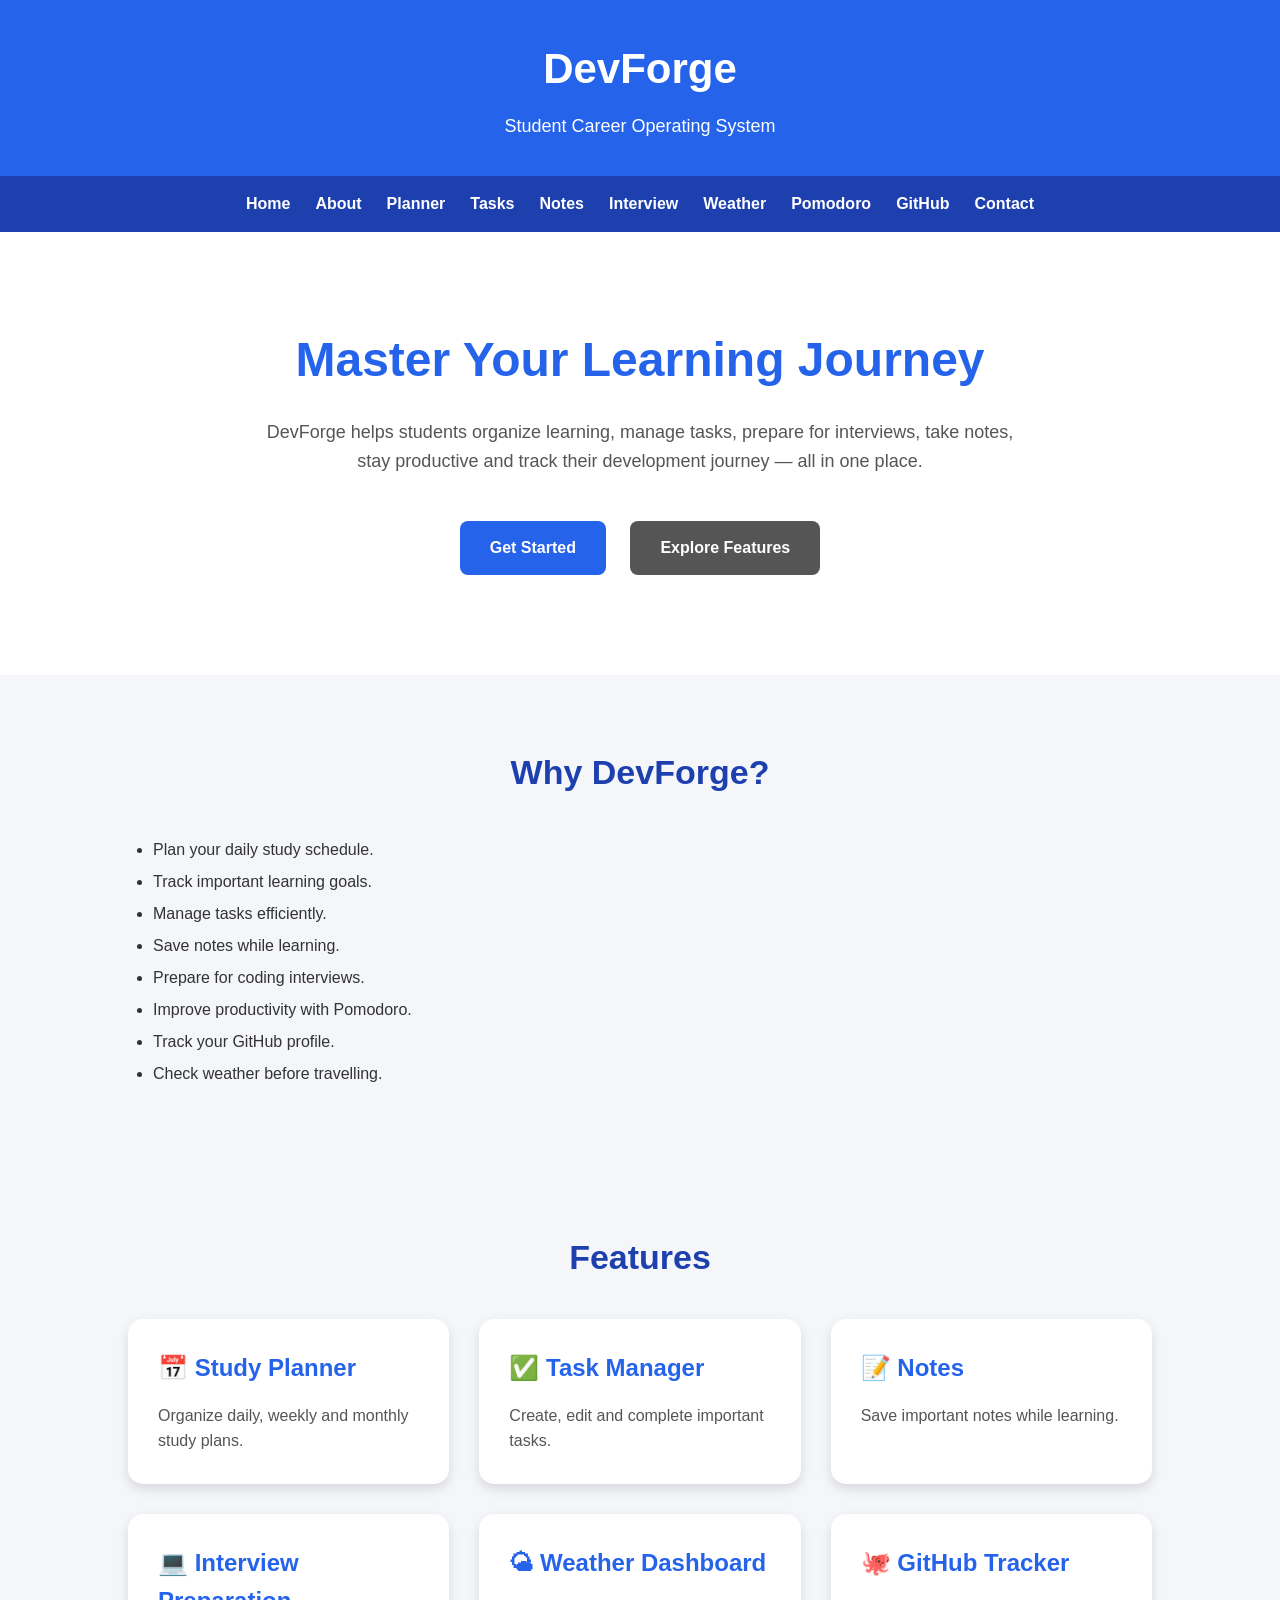
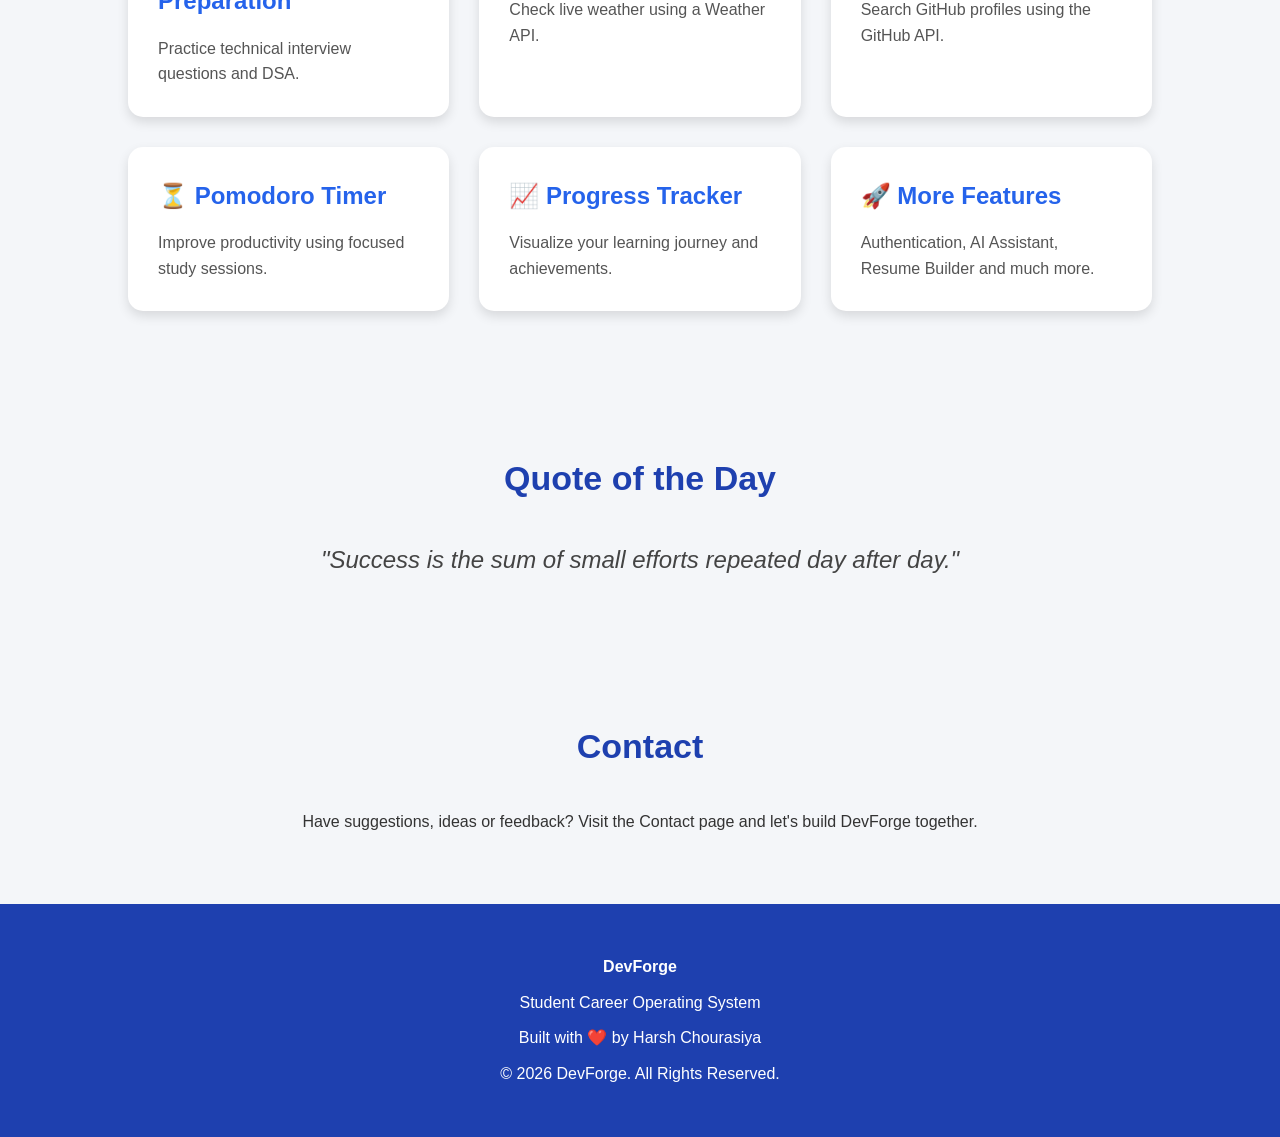
<file: index.html>
<!DOCTYPE html>
<html lang="en">

<head>

    <meta charset="UTF-8">

    <meta name="viewport" content="width=device-width, initial-scale=1.0">

    <meta name="description" content="DevForge - Student Career Operating System">

    <title>DevForge | Student Career OS</title>

    <link rel="stylesheet" href="css/style.css">

</head>

<body>

    <!-- ================= HEADER ================= -->

    <header class="header">

        <div class="header-content">

            <h1 class="logo">DevForge</h1>

            <p class="tagline">
                Student Career Operating System
            </p>

        </div>

    </header>

    <!-- ================= NAVIGATION ================= -->

    <nav class="navbar">

        <a class="nav-link" href="index.html">Home</a>

        <a class="nav-link" href="about.html">About</a>

        <a class="nav-link" href="planner.html">Planner</a>

        <a class="nav-link" href="tasks.html">Tasks</a>

        <a class="nav-link" href="notes.html">Notes</a>

        <a class="nav-link" href="interview.html">Interview</a>

        <a class="nav-link" href="weather.html">Weather</a>

        <a class="nav-link" href="pomodoro.html">Pomodoro</a>

        <a class="nav-link" href="github.html">GitHub</a>

        <a class="nav-link" href="contact.html">Contact</a>

    </nav>

    <!-- ================= MAIN ================= -->

    <main>

        <!-- Hero Section -->

        <section class="hero">

            <h2 class="hero-title">
                Master Your Learning Journey
            </h2>

            <p class="hero-description">

                DevForge helps students organize learning,
                manage tasks, prepare for interviews,
                take notes, stay productive and track
                their development journey — all in one place.

            </p>

            <div class="hero-buttons">

                <a class="btn" href="planner.html">
                    Get Started
                </a>

                <a class="btn btn-secondary" href="#features">
                    Explore Features
                </a>

            </div>

        </section>

        <!-- Why DevForge -->

        <section class="why-section">

            <h2 class="section-title">
                Why DevForge?
            </h2>

            <ul class="why-list">

                <li>Plan your daily study schedule.</li>

                <li>Track important learning goals.</li>

                <li>Manage tasks efficiently.</li>

                <li>Save notes while learning.</li>

                <li>Prepare for coding interviews.</li>

                <li>Improve productivity with Pomodoro.</li>

                <li>Track your GitHub profile.</li>

                <li>Check weather before travelling.</li>

            </ul>

        </section>

        <!-- Features -->

        <section class="feature-section" id="features">

            <h2 class="section-title">

                Features

            </h2>

            <div class="features">

                <article class="feature-card">

                    <h3>📅 Study Planner</h3>

                    <p>

                        Organize daily, weekly and monthly study plans.

                    </p>

                </article>

                <article class="feature-card">

                    <h3>✅ Task Manager</h3>

                    <p>

                        Create, edit and complete important tasks.

                    </p>

                </article>

                <article class="feature-card">

                    <h3>📝 Notes</h3>

                    <p>

                        Save important notes while learning.

                    </p>

                </article>

                <article class="feature-card">

                    <h3>💻 Interview Preparation</h3>

                    <p>

                        Practice technical interview questions and DSA.

                    </p>

                </article>

                <article class="feature-card">

                    <h3>🌤 Weather Dashboard</h3>

                    <p>

                        Check live weather using a Weather API.

                    </p>

                </article>

                <article class="feature-card">

                    <h3>🐙 GitHub Tracker</h3>

                    <p>

                        Search GitHub profiles using the GitHub API.

                    </p>

                </article>

                <article class="feature-card">

                    <h3>⏳ Pomodoro Timer</h3>

                    <p>

                        Improve productivity using focused study sessions.

                    </p>

                </article>

                <article class="feature-card">

                    <h3>📈 Progress Tracker</h3>

                    <p>

                        Visualize your learning journey and achievements.

                    </p>

                </article>

                <article class="feature-card">

                    <h3>🚀 More Features</h3>

                    <p>

                        Authentication, AI Assistant, Resume Builder and much more.

                    </p>

                </article>

            </div>

        </section>

        <!-- Quote -->

        <section class="quote-section">

            <h2 class="section-title">

                Quote of the Day

            </h2>

            <blockquote>

                "Success is the sum of small efforts repeated day after day."

            </blockquote>

        </section>

        <!-- Contact -->

        <section class="contact-section">

            <h2 class="section-title">

                Contact

            </h2>

            <p>

                Have suggestions, ideas or feedback?

                Visit the Contact page and let's build DevForge together.

            </p>

        </section>

    </main>

    <!-- ================= FOOTER ================= -->

    <footer class="footer">

        <p>

            <strong>DevForge</strong>

        </p>

        <p>

            Student Career Operating System

        </p>

        <p>

            Built with ❤️ by Harsh Chourasiya

        </p>

        <p>

            © 2026 DevForge. All Rights Reserved.

        </p>

    </footer>

</body>

</html>
</file>
<file: css/style.css>
/* ==========================================
   RESET
========================================== */

*{
    margin:0;
    padding:0;
    box-sizing:border-box;
}

/* ==========================================
   BODY
========================================== */

body{

    background-color:#f4f6f9;
    color:#333333;
    font-family:'Poppins',sans-serif;
    line-height:1.6;

}

/* ==========================================
   HEADER
========================================== */

.header{

    background:#2563eb;
    color:white;
    text-align:center;
    padding:35px 20px;

}

.logo{

    font-size:42px;
    font-weight:700;

}

.tagline{

    margin-top:10px;
    font-size:18px;

}

/* ==========================================
   NAVBAR
========================================== */

.navbar{

    display:flex;
    justify-content:center;
    align-items:center;
    flex-wrap:wrap;
    gap:25px;

    background:#1e40af;

    padding:15px;

    position:sticky;
    top:0;
    z-index:1000;

}

.nav-link{

    color:white;
    text-decoration:none;
    font-weight:600;

    transition:
    color .3s,
    transform .3s;

}

.nav-link:hover{

    color:#ffd60a;
    transform:translateY(-2px);

}

/* ==========================================
   HERO SECTION
========================================== */

.hero{

    background:#ffffff;
    text-align:center;
    padding:90px 20px;

}

.hero-title{

    font-size:48px;
    color:#2563eb;
    margin-bottom:20px;

}

.hero-description{

    max-width:750px;
    margin:20px auto;
    font-size:18px;
    color:#555555;

}

.hero-buttons{

    margin-top:35px;

}

/* ==========================================
   BUTTONS
========================================== */

.btn{

    display:inline-block;

    padding:14px 30px;

    margin:10px;

    background:#2563eb;

    color:white;

    text-decoration:none;

    font-weight:600;

    border-radius:8px;

    transition:
    background-color .3s,
    transform .3s,
    box-shadow .3s;

}

.btn:hover{

    background:#1e40af;

    transform:translateY(-3px);

    box-shadow:0 10px 20px rgba(0,0,0,.18);

}

.btn-secondary{

    background:#555555;

}

.btn-secondary:hover{

    background:#333333;

}

/* ==========================================
   COMMON SECTIONS
========================================== */

.why-section,
.feature-section,
.quote-section,
.contact-section{

    padding:70px 10%;

}

.section-title{

    text-align:center;

    color:#1e40af;

    font-size:34px;

    margin-bottom:35px;

}

/* ==========================================
   WHY SECTION
========================================== */

.why-list{

    margin-left:25px;
    line-height:2;

}

/* ==========================================
   FEATURE GRID
========================================== */

.features{

    display:grid;

    grid-template-columns:repeat(3,1fr);

    gap:30px;

}

.feature-card{

    background:white;

    border-radius:15px;

    padding:30px;

    box-shadow:0 5px 12px rgba(0,0,0,.12);

    transition:
    transform .3s,
    box-shadow .3s;

    cursor:pointer;

}

.feature-card:hover{

    transform:
    translateY(-8px)
    scale(1.02);

    box-shadow:
    0 15px 30px rgba(0,0,0,.18);

}

.feature-card h3{

    color:#2563eb;

    margin-bottom:15px;

    font-size:24px;

}

.feature-card p{

    color:#555555;

}

/* ==========================================
   QUOTE
========================================== */

.quote-section{

    text-align:center;

}

blockquote{

    max-width:700px;

    margin:auto;

    font-size:24px;

    font-style:italic;

    color:#444444;

}

/* ==========================================
   CONTACT
========================================== */

.contact-section{

    text-align:center;

}

/* ==========================================
   FOOTER
========================================== */

.footer{

    background:#1e40af;

    color:white;

    text-align:center;

    padding:40px 20px;

}

.footer p{

    margin:10px 0;

}

/* ==========================================
   TABLET
========================================== */

@media(max-width:1024px){

    .features{

        grid-template-columns:repeat(2,1fr);

    }

}

/* ==========================================
   MOBILE
========================================== */

@media(max-width:768px){

    .navbar{

        gap:12px;
        padding:12px;

    }

    .nav-link{

        font-size:14px;

    }

    .hero{

        padding:60px 20px;

    }

    .hero-title{

        font-size:34px;

    }

    .hero-description{

        font-size:16px;

    }

    .btn{

        display:block;

        width:220px;

        margin:15px auto;

    }

    .features{

        grid-template-columns:1fr;

    }

    .section-title{

        font-size:28px;

    }

}
</file>
